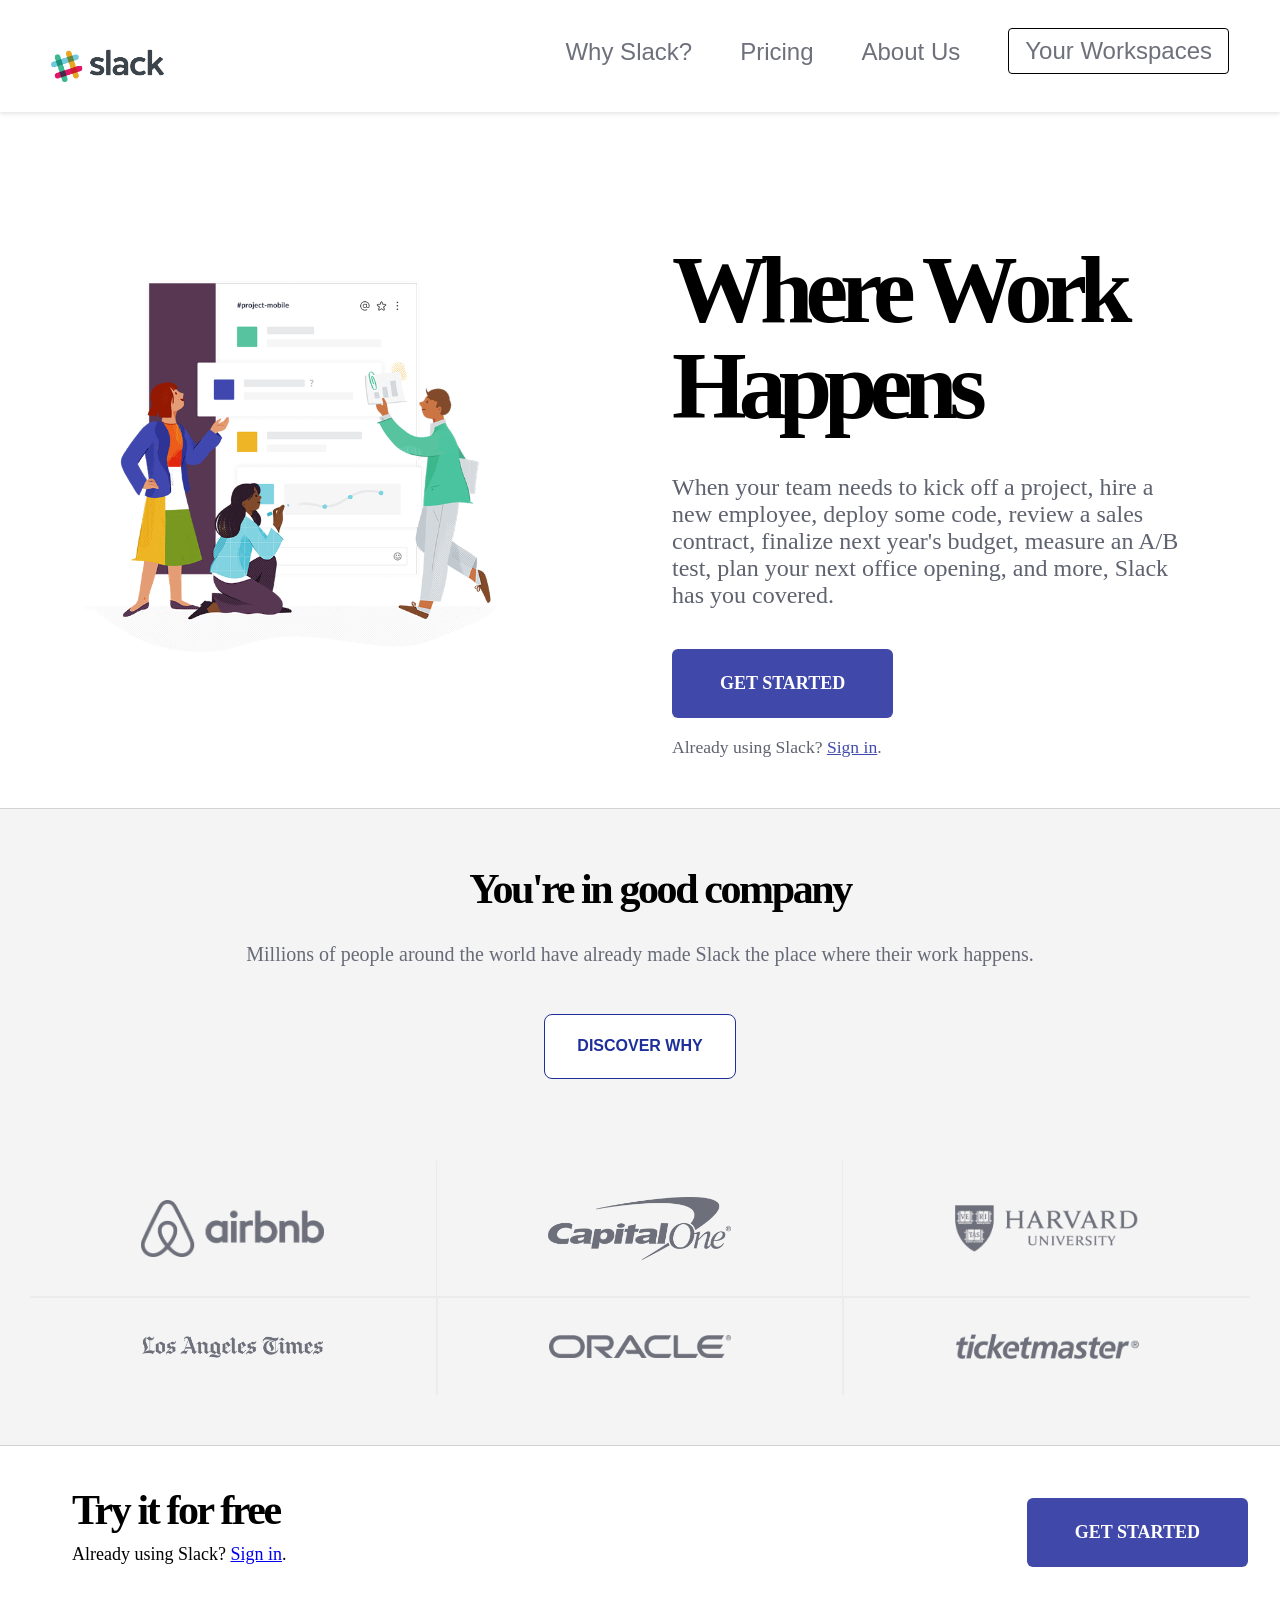
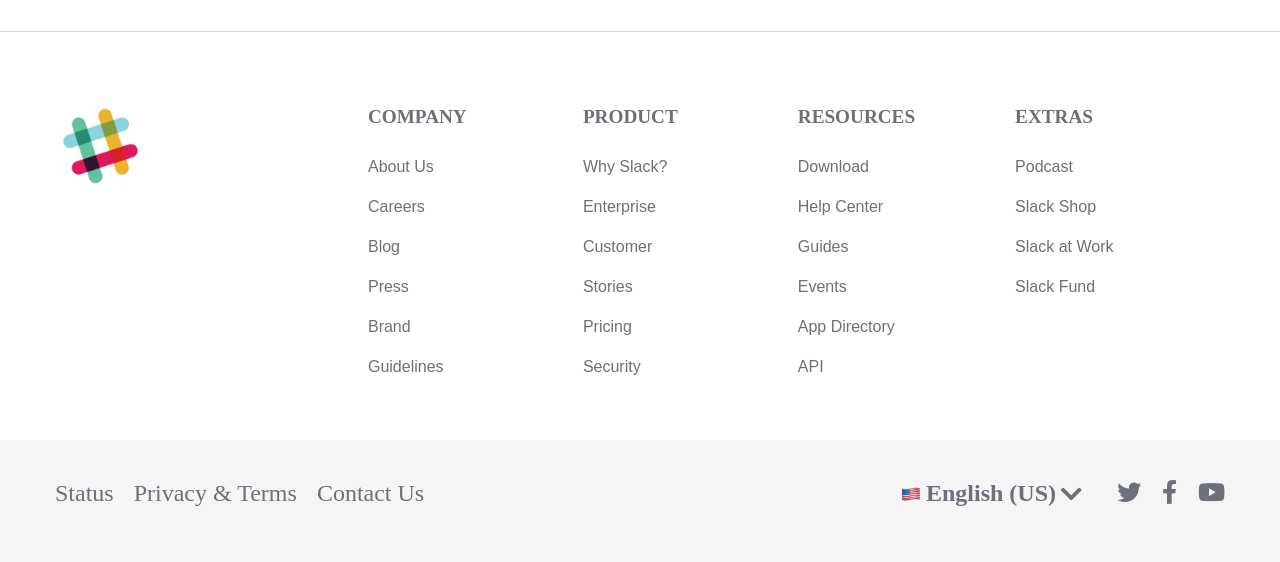
<file: index.html>
<!-- Slackbox Coded by Nathan Chan-->

<!DOCTYPE html>
<html lang="en">
  <head>
    <meta charset="UTF-8" />
    <meta name="viewport" content="width=device-width, initial-scale=1.0" />
    <meta http-equiv="X-UA-Compatible" content="ie=edge" />

    <!-- link the font awesome CDN -->
    <link
      href="https://use.fontawesome.com/releases/v5.0.1/css/all.css"
      rel="stylesheet"
    />
0
    <!-- link your styles -->
    <link rel="stylesheet" href="./stylesheets/style.css" />
    <title>Where work happens | Slack</title>

    <script>

document.addEventListener('DOMContentLoaded', function() {
  const hamburger = document.querySelector('.hamburger');
  const navItems = document.querySelector('.nav-items');
  const body = document.body;

  hamburger.addEventListener('click', function() {
    navItems.classList.toggle('show');
    body.classList.toggle('menu-open');
  });
});
    </script>
  </head>

  <body>
    <nav class="navbar">
      <img class="slack-logo" src="./images/slack-logo.png" alt="slack_logo" />
      <div class="hamburger">☰</div>
      <ul class="nav-items">
        <li>Why Slack?</li>
        <li>Pricing</li>
        <li>About Us</li>
        <li class="workspace-link">Your Workspaces</li>
      </ul>
    </nav>
    <header class="header-section">
      <div class="container-1">
      <img class="home-talking-full-width" src="./images/home_talking.png" alt="home_work_happening" />
    </div>
      <div class="container-2">
      <h1 class="where-work-happens-text">Where Work Happens</h1>
      <p class="slack-quote">
        When your team needs to kick off a project, hire a new employee, deploy
        some code, review a sales contract, finalize next year's budget, measure
        an A/B test, plan your next office opening, and more, Slack has you
        covered.
      </p>
      <div class="input-button-container">
        <input type="email" class="email-input" placeholder="Email address">
        <button class="button-class" type="button" name="button">GET STARTED</button>
      </div>
      <p class="already-using-slack">Already using Slack? <a href="#">Sign in</a>.</p>
      <img class="home-talking" src="./images/home_talking.png" alt="home_work_happening" />
    </div>
    </header>
    <main>
      <div class="grey-section">
        <h2 class="h2-quote">You're in good company</h2>
        <p class="good-company-description">
          Millions of people around the world have already made Slack the place
          where their work happens.
        </p>
        <button>DISCOVER WHY</button>
        <div class="logo-section">
        <div class="logo-container">
          <div class="logo-section-container">
          <img class="logo" src="./images/airbnb-logo.png" alt="AirBNB Logo" />
          </div>
          <div class="logo-section-container">
          <img class="logo" src="./images/capital-one-logo.png" alt="Capital One Logo" />
          </div>
          <div class="logo-section-container">
          <img class="logo" src="./images/harvard-logo.png" alt="Harvard Logo" />
          </div>
          <div class="logo-section-container">
          <img class="logo" src="./images/los-angeles-times-logo.png" alt="LA Times Logo" />
          </div>
          <div class="logo-section-container"><img class="logo" src="./images/oracle-logo.png" alt="Oracle Logo" />
          </div>
          <div class="logo-section-container">
          <img class="logo" src="./images/ticketmaster-logo.png" alt="Ticketmaster Logo" />
          </div>
        </div>
        </div>
       </div>
      </div>
      <div class="bottom-section">
        <div class="left-column">
          <h2 class="h2-quote">Try it for free</h2>
          <p class="already-using-slack-2">Already using Slack? <a class="sign-in" href="#">Sign in</a>.</p>
        </div>
        <div class="right-column">
          <input type="email" class="email-input" placeholder="Email address">
          <button type="button" class="button-class" name="button">GET STARTED</button>
        </div>
      </div>
    </main>
    <footer class="footer">
      <img class="iso-slack" src="./images/iso-slack.png" alt="Slack logo" />
      <div class="footer-grid">
        <div class="footer-column">
          <ul class="company-links">
            <li class="footer-heading">COMPANY</li>
            <li>About Us</li>
            <li>Careers</li>
            <li>Blog</li>
            <li>Press</li>
            <li>Brand Guidelines</li>
          </ul>
        </div>
        <div class="footer-column">
          <ul class="product-links">
            <li class="footer-heading">PRODUCT</li>
            <li>Why Slack?</li>
            <li>Enterprise</li>
            <li>Customer Stories</li>
            <li>Pricing</li>
            <li>Security</li>
          </ul>
        </div>
        <div class="footer-column">
          <ul class="resources-links">
            <li class="footer-heading">RESOURCES</li>
            <li>Download</li>
            <li>Help Center</li>
            <li>Guides</li>
            <li>Events</li>
            <li>App Directory</li>
            <li>API</li>
          </ul>
        </div>
        <div class="footer-column">
          <ul class="extras-links">
            <li class="footer-heading">EXTRAS</li>
            <li>Podcast</li>
            <li>Slack Shop</li>
            <li>Slack at Work</li>
            <li>Slack Fund</li>
          </ul>
        </div>
      </div>

    </footer>
    <div class="subfooter"> 
      <div class="subfooter-left">
        <ul>
          <li>Status</li>
          <li>Privacy & Terms</li>
          <li>Contact Us</li>
        </ul>
      </div>
      <div class="subfooter-right">
        <div class="language-selector">
          <img src="./images/us-flag.png" alt="US Flag" />
          <span>English (US)</span>
          <i class="fas fa-chevron-down"></i>
        </div>
        <div class="social-icons">
          <i class="fab fa-twitter"></i>
          <i class="fab fa-facebook-f"></i>
          <i class="fab fa-youtube"></i>
        </div>
      </div>
    </div>
     </div>
    </footer>
  </body>
</html>
</file>
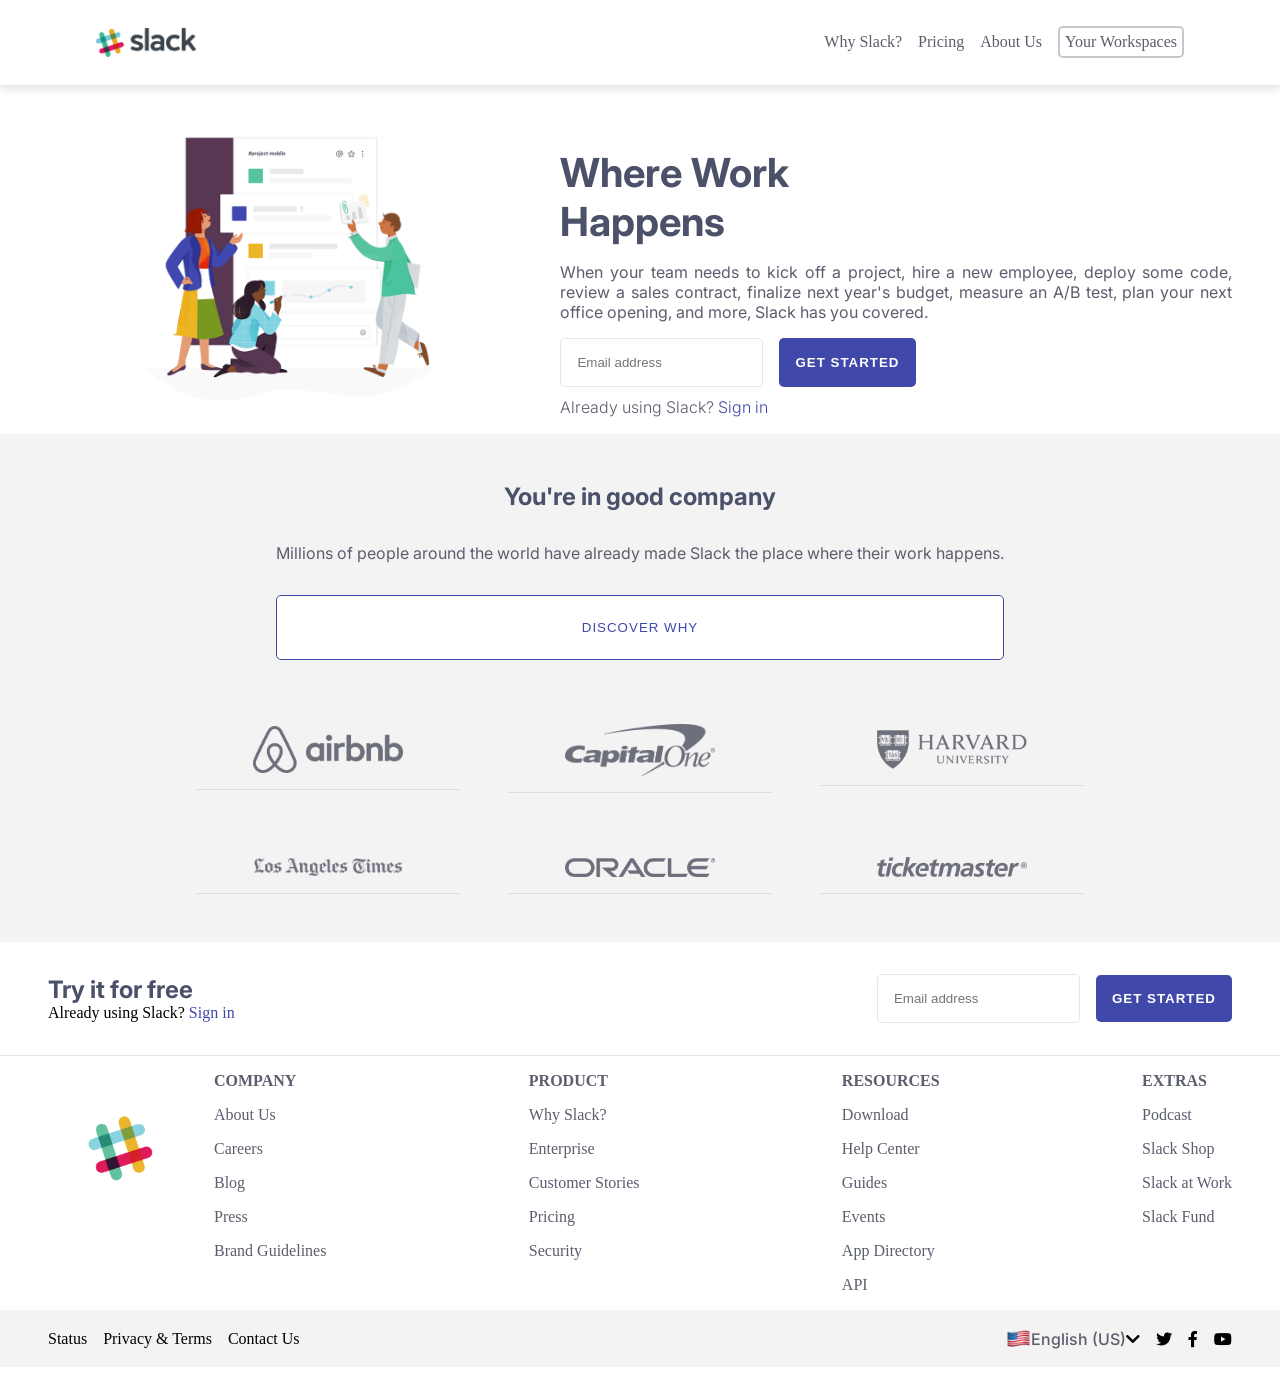
<file: starter_code/index.html>
<!DOCTYPE html>
<html lang="en">
  <head>
    <meta charset="UTF-8" />
    <meta name="viewport" content="width=device-width, initial-scale=1.0" />
    <meta http-equiv="X-UA-Compatible" content="ie=edge" />

    <!-- link the font awesome CDN -->
    <link
      href="https://use.fontawesome.com/releases/v5.0.1/css/all.css"
      rel="stylesheet"
    />
    <link rel="preconnect" href="https://fonts.googleapis.com" />
    <link rel="preconnect" href="https://fonts.gstatic.com" crossorigin />
    <link
      href="https://fonts.googleapis.com/css2?family=Inter:ital,opsz,wght@0,14..32,100..900;1,14..32,100..900&display=swap"
      rel="stylesheet"
    />

    <!-- link your styles -->
    <link rel="stylesheet" href="./stylesheets/style.css" />

    <title>Where work happens | Slack</title>
  </head>

  <body>
    <nav class="nav">
      <div class="inner_nav">
        <img src="./images/slack-logo.png" alt="slack_logo" class="nav-logo" />
        <ul class="nav-links">
          <a href="#">
            <li>Why Slack?</li>
          </a>
          <a href="#">
            <li>Pricing</li>
          </a>
          <a href="#">
            <li>About Us</li>
          </a>
          <a href="#">
            <li>Your Workspaces</li>
          </a>
        </ul>
        <img src="./images/menu.png" alt="search" class="nav-menu" />
      </div>
    </nav>
    <div class="content-area">
      <header class="max_container">
        <div class="header_content">
          <h1 class="header_title">
            Where Work <br />
            Happens
          </h1>
          <p>
            When your team needs to kick off a project, hire a new employee,
            deploy some code, review a sales contract, finalize next year's
            budget, measure an A/B test, plan your next office opening, and
            more, Slack has you covered.
          </p>
          <div class="header_actions">
            <input
              type="email"
              name="email"
              placeholder="Email address"
              class="email-input"
              autocomplete="on"
            />
            <button type="button" name="button" class="primary-btn">
              GET STARTED
            </button>
            <p class="signin">Already using Slack? <a href="#">Sign in</a></p>
          </div>
        </div>
        <div class="mainsection_container">
          <img
            src="./images/home_talking.png"
            alt="home_work_happening"
            class="home-image"
          />
        </div>
      </header>
      <main class="main">
        <div class="mainsection_content">
          <div class="main_max_container">
            <h2 class="mainsection_title">You're in good company</h2>
            <p>
              Millions of people around the world have already made Slack the
              place where their work happens.
            </p>
            <button class="secondary-btn">DISCOVER WHY</button>
          </div>
          <div class="partners max_container">
            <div>
              <img class="partner-img" src="./images/airbnb-logo.png" alt="" />
            </div>
            <div>
              <img
                class="partner-img"
                src="./images/capital-one-logo.png"
                alt=""
              />
            </div>
            <div>
              <img class="partner-img" src="./images/harvard-logo.png" alt="" />
            </div>
            <div>
              <img
                class="partner-img"
                src="./images/los-angeles-times-logo.png"
                alt=""
              />
            </div>
            <div>
              <img class="partner-img" src="./images/oracle-logo.png" alt="" />
            </div>
            <div>
              <img
                class="partner-img"
                src="./images/ticketmaster-logo.png"
                alt=""
              />
            </div>
          </div>
        </div>
        <div class="optin_container">
          <div class="optin_content max_container">
            <div class="optin_text">
              <h2>Try it for free</h2>
              <h>Already using Slack? <a href="">Sign in</a></h>
            </div>
            <div class="optin_form">
              <input
                type="email"
                name="email"
                placeholder="Email address"
                class="email-input"
                autocomplete="on"
              />
              <button type="button" name="button" class="primary-btn">
                GET STARTED
              </button>
            </div>
          </div>
        </div>
      </main>
    </div>
    <footer>
      <div class="footer_container max_container">
        <div class="footer_logo_container">
          <img src="./images/iso-slack.png" alt="" class="footer_logo" />
        </div>
        <div class="footer_links">
          <ul class="footer_ul">
            <li class="footer_li">
              <span style="font-weight: 700">COMPANY</span>
            </li>
            <li class="footer_li">About Us</li>
            <li class="footer_li">Careers</li>
            <li class="footer_li">Blog</li>
            <li class="footer_li">Press</li>
            <li class="footer_li">Brand Guidelines</li>
          </ul>
          <ul class="footer_ul">
            <li class="footer_li">
              <span style="font-weight: 700">PRODUCT</span>
            </li>
            <li class="footer_li">Why Slack?</li>
            <li class="footer_li">Enterprise</li>
            <li class="footer_li">Customer Stories</li>
            <li class="footer_li">Pricing</li>
            <li class="footer_li">Security</li>
          </ul>
          <ul class="footer_ul">
            <li class="footer_li">
              <span style="font-weight: 700">RESOURCES</span>
            </li>
            <li class="footer_li">Download</li>
            <li class="footer_li">Help Center</li>
            <li class="footer_li">Guides</li>
            <li class="footer_li">Events</li>
            <li class="footer_li">App Directory</li>
            <li class="footer_li">API</li>
          </ul>
          <ul class="footer_ul">
            <li class="footer_li">
              <span style="font-weight: 700">EXTRAS</span>
            </li>
            <li class="footer_li">Podcast</li>
            <li class="footer_li">Slack Shop</li>
            <li class="footer_li">Slack at Work</li>
            <li class="footer_li">Slack Fund</li>
          </ul>
        </div>
      </div>
      <div class="footer_info_container  ">
        <div class="footer_info_content max_container">
          <ul class="footer_info_ul">
            <a href="#">
              <li class="footer_info_li">Status</li>
            </a>
            <a href="#">
              <li class="footer_info_li">Privacy & Terms</li>
            </a>
            <a href="#">
              <li class="footer_info_li">Contact Us</li>
            </a>
          </ul>
          <div class="footer_social_container">
            <div class="footer_nation">
              <img src="./images/us-flag.png" alt="" class="footer_flag" />
              <p>English (US)</p>
              <i class="fas fa-chevron-down"></i>
            </div>
            <div class="footer_social">
              <i class="fab fa-twitter"></i>
              <i class="fab fa-facebook-f"></i>
              <i class="fab fa-youtube"></i>
            </div>
        </dv>
        </div>
      </div>
    </footer>
  </body>
</html>
</file>
<file: stylesheets/style.css>
/* CSS Clockwork by Nathan Chan for Slack Clone */ 

/* Global CSS Scopes */

.footer {
  padding: 2rem 1rem;
}

.footer-grid {
  display: flex;
  flex-wrap: wrap;
  justify-content: space-between;
}

.footer-column {
  width: 45%; /* Adjust as needed, leaving some space between columns */
  margin-bottom: 1rem;
}

.footer ul {
  list-style-type: none;
  padding: 5px 20px;
  line-height: 40px;
  margin: 0;
}

.footer-heading {
  font-weight: bold;
  font-size: x-large;
  margin-bottom: -1rem;  
  font-family: 'Calibri', Arial;
}

.iso-slack {
  max-width: 100px;
  margin-top: 2rem;
}

@media screen and (max-width: 768px) { /* For Android and iPhones -- Extra Small Screen */

/* General styles */
  body {
    padding-top: 60px; /* Adjust this value based on your navbar height */
    font-family: Arial, sans-serif;
    margin: 0;
    padding: 0;
    box-sizing: border-box;
  }

  body.menu-open {
    overflow: hidden;
  }

  /* Navbar styles */
  .navbar {
    position: fixed;
    top: 0;
    left: 0;
    right: 0;
    z-index: 1000;
    background-color: #fff;
    padding: 1rem;
    box-shadow: 0 2px 4px rgba(0,0,0,0.1);
    display: flex;
    justify-content: space-between;
    align-items: center;
  }
  
  .slack-logo {
    margin-left: 35px;
    height: 60px;
  }
  
  .nav-items {
    position: fixed;
    top: 90px;
    right:  -10%; /* Start off-screen to the right */
    bottom: 0;
    width: 100%;
    height: calc(100% - 90px);
    background-color: #fff;
    box-shadow: 0 2px 5px rgba(0, 0, 0, 0.1);
    padding-top: 50px;
    padding-left: 300px;
    list-style-type: none;
    margin: 0;
    overflow-y: hidden;
    transition: transform 0.3s ease-in-out; /* Use transform for better performance */
    transform: translateX(110%); /* Move it off-screen */
    display: flex;
    flex-direction: column;
    justify-content: flex-start;
    align-items: flex-start;
  }
  
  .nav-items.show {
    transform: translateX(0); /* Bring it into view */
  }
 .nav-items li {
      margin-bottom: 2vh; /* Use viewport height units for responsive spacing */
      cursor: pointer;
      font-weight: bold;
      font-size: 2vh; /* Adjust this value as needed */
      line-height: 1.2; /* Adjust line height for better spacing */
    }
   
  /* Hamburger icon */
  .hamburger {
    font-size: 2.5rem;
    cursor: pointer;
    padding: 5px;
    color: #4a154b; /* Change the color to match your design */
    background-color: transparent;
    border: none;
  }
  
  /* Header styles */
  header {
    display: flex;
    flex-direction: column;
    padding-top: 8rem;
    padding-right: 50px;
    padding-left: 50px;
  }
  
  .home-talking {
    max-width: 100%;
    height: auto;
    margin-bottom: 1rem;
  }

  .home-talking-full-width {
    display: none;
  }

  h1 {
    font-size: 2rem;
    margin-bottom: 1rem;
  }

  h1.where-work-happens-text {
    font-family: 'Times New Roman', Times, serif;
    line-height: 1;
    font-size: 45px;    
  }
  
  p {
    margin-bottom: 1rem;
  }

  p.slack-quote {
    font-family: 'Calibri';
    font-size: 22px;
    padding-top: 5px;
    padding-bottom: 35px;
    color: #5f626f;
  }
  
  /* Header Section */

  .button-class {
    background-color: #4049aa;
    color: white;
    border: none;
    padding: 1.2rem 1.2rem;
    font-size: 1rem;
    cursor: pointer;
    margin-bottom: 0.25rem;
    border-radius: 6px;
    font-family: "Calibri";
    font-weight: bold;
    width: 104%;
  }

  .email-input {
    width: 92.5%;
    max-width: 100%;
    padding: 20px;
    font-size: 16px;
    color: #5f626f;
    font-family: "Calibri";
    font-size: 18px;
    border: 1px solid #ccc;
    border-radius: 4px;
    margin-bottom: 1.7rem;
  }
  
  .email-input::placeholder {
    color: #5f626f;
    font-family: "Calibri";
    font-size: 18px;
  }

  .sign-in {
    color: #424aab;
  }
  
  .already-using-slack {
    font-family: "Calibri";
    text-align: center;
    font-size: large;
    color: #5e616f;
  }

  .already-using-slack a {
    color: #424bab;
  }

  /* Main content styles */
  .grey-section {
  display: flex;
  flex-direction: column;
  align-items: center;
  text-align: center;
  padding-top: 2rem;
  padding-right: 1em;
  background-color: #f4f4f4;
  border-bottom: 0.5px solid lightgrey;
  border-top: 0.5px solid lightgrey;
  width: 100%;
}
  
 .h2-quote {
    font-size: 1.5rem;
    font-family: 'Times New Roman', Times, serif;
  }
  
  .good-company-description {
    font-family: "Calibri";
    font-size: 20px;
    margin-top: -1rem;
    margin-bottom: 1rem;
    color: #676a77;
    padding-right: 40px;
    padding-left: 40px;
  }

  .grey-section button {
    background-color: white;
    color: #1e2f9a;
    border: 1.5px solid #1e2f9a;
    padding: 1rem 1rem;
    margin-top: 2rem;
    font-size: 1rem;
    cursor: pointer;
    margin-bottom: 2rem;
    font-weight: bolder;
    max-width: 85%;
    border-radius: 5px;
  }
  
  .grey-section img {
    width: 80%;
  }

  .good-company-quote,
  .good-company-description,
  .grey-section button {
    width: 100%;
  }

  .logo-section {
    margin-top: -1rem;
  }

  .logo-container {
    display: flex;
    flex-wrap: wrap;
    justify-content: space-between;
    flex-direction: column;
    align-items: center;
    padding-top: 50px;
    margin-bottom: -30px;
  }

  .logo-section-container {
    width: 90%;
    border-bottom: 1px solid lightgrey;
  }

  .logo-section-container:last-child {
    border-bottom: none;
    padding-bottom: 100px;
    margin-bottom: 0;
  }

  img.logo {
    width: 50%;
    margin-top: 50px;
    margin-bottom: 50px;
  }
  
  .try-it-for-free-section {
    padding: 2rem 1rem;
    text-align: center;
  }
  
  /* Bottom Section */ 

 .bottom-section {
    display: flex;
    flex-direction: column;
    align-items: center;
    text-align: center;
    padding-top: 3rem;
    padding-right: 50px;
    padding-left: 50px;
    padding-bottom: 80px;
    border-bottom: 1px solid lightgrey;
  }

  .already-using-slack-2 {
    margin-top: -15px;
    color: black;
    font-family: "Calibri";
    font-size: large;
  }

  .try-it-for-free-section-2 {
    text-align: center;
  }

  /* Footer styles */
  .footer {
    padding: 2rem 1rem;
  }

  .footer-column {
    width: 50%; /* Adjust for 4 columns on larger screens */
  }

  li.footer-heading {
    font-weight: bold;
    padding-bottom: 1rem;  
  }

  footer ul {
    font-family: 'Calibri';
    font-size: 20px;
    color: #6d6f7a;
  }

  .iso-slack {
    max-width: 130px;
    margin-bottom: 1rem;
  }
  
  .company-links,
  .product-links,
  .resources-links,
  .extras-links {
    list-style-type: none;
    padding: 0;
    margin-bottom: 1rem;
  }
  
  .company-links li:first-child,
  .product-links li:first-child,
  .resources-links li:first-child,
  .extras-links li:first-child {
    font-weight: bold;
    margin-bottom: -1.5rem;
  }

  .subfooter {
    display: flex;
    flex-direction: column;
    align-items: center;
    padding: 0.5rem 0;
    background-color: #f5f5f5;
    padding-top: 5px;
    line-height: 40px;
  }
  
  .subfooter-left ul {
    list-style-type: none;
    padding: 0;
    display: flex;
    justify-content: center;
    margin-bottom: 1.5rem;
  }
  
  .subfooter-left ul li {
    margin: 0 0.5rem;
    color: #6d6f7a;
    font-size: large;
    font-weight: bold;
  }
  
  .subfooter-right {
    display: flex;
    flex-direction: column;
    align-items: center;
    line-height: 60px;
  }
  
  .language-selector {
    display: flex;
    align-items: center;
    margin-bottom: 1.5rem;
    margin-top: -1rem;
    font-size: large;
    color: #6d6f7a;
    font-weight: bolder;
  }
  
  .language-selector img {
    height: 20px;
    margin-right: 0.5rem;
  }
  
  .language-selector span {
    margin-right: 0.5rem;
  }
  
  .social-icons {
    display: flex;
    justify-content: center;
  }
  
  .social-icons i {
    font-size: 20px;
    margin: 0 10px;
    color: #6d6f7a;
    transition: color 0.3s ease;
    margin-bottom: 5px;
  }
  
  .social-icons i:hover {
    color: #1264a3;
  }
  
  /* Individual colors for each icon */
  .social-icons .fa-twitter:hover {
    color: #1da1f2;
  }
  
  .social-icons .fa-facebook-f:hover {
    color: #4267B2;
  }
  
  .social-icons .fa-youtube:hover {
    color: #FF0000;
  }
  
}

@media screen and (min-width: 768px) and (max-width: 960px) {   /* Small Screen */
  
/* General styles */
  body {
  font-family: Arial, sans-serif;
  margin: 0;
  padding: 0;
  box-sizing: border-box;
}

  .slack-logo {
    margin-top: 20px;
    margin-left: 45px;
    height: 80px;
  }
 
  .navbar {
    position: fixed;
    top: 0;
    left: 0;
    right: 0;
    z-index: 1000;
    background-color: #fff;
    padding: 1rem;
    box-shadow: 0 2px 4px rgba(0,0,0,0.1);
    display: flex;
    justify-content: space-between;
    align-items: center;
  }
  
  .slack-logo {
    margin-left: 35px;
    height: 60px;
  }
  
  .nav-items {
    position: fixed;
    top: 90px;
    right:  -10%; /* Start off-screen to the right */
    bottom: 0;
    width: 100%;
    height: calc(100% - 90px);
    background-color: #fff;
    box-shadow: 0 2px 5px rgba(0, 0, 0, 0.1);
    padding-top: 50px;
    padding-left: 300px;
    list-style-type: none;
    margin: 0;
    overflow-y: hidden;
    transition: transform 0.3s ease-in-out; /* Use transform for better performance */
    transform: translateX(110%); /* Move it off-screen */
    display: flex;
    flex-direction: column;
    justify-content: flex-start;
    align-items: flex-start;
  }

  
  .nav-items.show {
    transform: translateX(0); /* Bring it into view */
  }
 .nav-items li {
      margin-bottom: 2vh; /* Use viewport height units for responsive spacing */
      cursor: pointer;
      font-weight: bold;
      font-size: 2vh; /* Adjust this value as needed */
      line-height: 1.2; /* Adjust line height for better spacing */
    }
   
  /* Hamburger icon */
  .hamburger {
    font-size: 2.5rem;
    cursor: pointer;
    padding: 5px;
    color: #4a154b; /* Change the color to match your design */
    background-color: transparent;
    border: none;
  }
  
  /* Header styles */
  header {
    display: flex;
    flex-direction: column;
    padding-top: 8rem;
    padding-right: 50px;
    padding-left: 50px;
  }
  
  .home-talking {
    max-width: 100%;
    width: 70%;
    text-align: center;
    margin-bottom: 1rem;
    align-self: center; /* Aligns the element to the right */
  }

  .home-talking-full-width {
    display: none;
  }

  
  h1 {
    font-size: 2rem;
    margin-bottom: 1rem;
  }

  h1.where-work-happens-text {
    font-family: 'Times New Roman', Times, serif;
    line-height: 1.5;
    font-size: 73px;    
    letter-spacing: -0.2rem;
  }
  
  p {
    margin-bottom: 1rem;
  }

  p.slack-quote {
    font-family: 'Calibri';
    font-size: 20px;
    padding-top: 5px;
    padding-bottom: 35px;
    color: #5f626f;
  }

  .sign-in {
    color: #424aab;
  }
  
  /* Header Section */

  .input-button-container {
    display: flex;
    width: 100%;
    height: 15px;
    margin-bottom: 1.7rem;
    }

  .right-column .button-class {
    background-color: #4049aa;
    color: white;
    border: none;
    padding: 14px;
    font-size: 1rem;
    cursor: pointer;
    margin-bottom: 0.25rem;
    margin-left: 10px;
    border-radius: 6px;
    font-family: "Calibri";
    font-weight: bold;
    /* Add these properties to center the text */
    display: flex;
    justify-content: center;
    align-items: center;
    text-align: center;
    width: 40%;
   }

  .email-input {
    width: 40%;
    max-width: 40%;
    padding-top: 1.8rem;
    padding-bottom: 1.8rem;
    padding-left: 20px;
    font-size: 20px;
    color: #5f626f;
    font-family: "Calibri";
    border: 1px solid #ccc;
    border-radius:6px;
   }
  
  .email-input::placeholder {
    color: #5f626f;
    font-family: "Calibri";
    font-size: 20px;    
  }

  .already-using-slack {
    font-family: "Calibri";
    text-align: left;
    font-size: large;
    color: #5e616f;
    margin-top: 60px;
  }

  .already-using-slack a {
    color: #424bab;
  }

  /* Main content styles */
  .grey-section {
  display: flex;
  flex-direction: column;
  align-items: center;
  text-align: center;
  padding-right: 1rem;
  padding-top: 2rem;
  background-color: #f4f4f4;
  border-bottom: 0.5px solid lightgrey;
  border-top: 0.5px solid lightgrey;
  width: 100%;
}
  
  .h2-quote {
    font-size: 32px;
    font-family: 'Times New Roman', Times, serif;
    margin-top: 40px;
    margin-left: 40px;
    margin-bottom: 7px;
    letter-spacing: -2px;
  }
  
  .good-company-description {
    font-family: "Calibri";
    font-size: 18px;
    margin-bottom: 1rem;
    color: #676a77;
  }

  .grey-section button {
    background-color: white;
    color: #1e2f9a;
    border: 1.5px solid #1e2f9a;
    padding: 2rem 1.5rem;
    margin-top: 2rem;
    font-size: 1.5rem;
    cursor: pointer;
    margin-bottom: 2rem;
    font-weight: bolder;
    width: 35%;
    max-width:35%;
    border-radius: 8px;
  }
  
  .grey-section img {
    margin: 1rem 0;
  }

  .good-company-quote,
  .good-company-description,
  .grey-section button {
    width: 100%;
  }

  .logo-container {
    display: grid;
    grid-template-columns: 1fr 1fr; /* Creates two equal-width columns */
    gap: 0px; /* Adds space between grid items */
    padding: 50px 0;
    }
  
  .logo-section-container {
    display: flex;
    justify-content: center;
    align-items: center;
    border-bottom: 1px solid  #ebebeb;
    padding-bottom: 20px;
  }
  
  /* Add right border only to odd-numbered (left column) items */
  .logo-section-container:nth-child(odd) {
    border-right: 1px solid #ebebeb;
  }
  
  /* Remove bottom border from last two items */
  .logo-section-container:nth-last-child(-n+2) {
    border-bottom: none;
  }
  
  .logo {
    max-width: 70%;
    height: auto;
    object-fit: contain;
  }

  .already-using-slack-2 {
    margin-top: -30px;
    margin-left: 40px;
    color: black;
    font-family: "Calibri";
    font-size: medium;
    margin-top: 0;
    }

  .bottom-section {
    display: grid;
    grid-template-columns: 1fr 1fr;
    gap: 0px;
    padding-right: 2rem;
    padding-left: 2rem;
    padding-bottom: 3rem;
    align-items: center;
    border-bottom: 0.5px solid lightgrey;    
  }
  
  .left-column {
    display: flex;
    flex-direction: column;
  }

  .right-column {
    display: flex;
    flex-direction: row;
    flex-wrap: wrap;
    align-items: center;
    margin-top: 30px;
   }
  
  .h2-quote {
    margin-bottom: 10px;
  }
   
  .right-column .email-input {
    flex: 1;
    min-width: 80px; /* Adjust this value as needed */
    padding: 12px;
  }

  /* Footer */
  
  .footer {
    display: flex;
    flex-wrap: wrap;
    padding: 40px 20px;
  }
  
  .footer-content {
    display: flex;
    align-items: flex-start;   
    max-width: 1200px;
    margin: 0 auto;
  }
  
  .logo-column {
    flex: 0 0 auto; /* Allow logo to take its natural width */
    margin-right: 40px; /* Space between logo and first column */
  }
  
  .footer-column {
    flex: 1; /* Each column takes equal width of remaining space */
    padding: 0 10px; /* Horizontal padding between columns */
  }
  
  .iso-slack {
    max-width: 100%;
    height: auto;
    display: block;
    object-fit: contain; /* This ensures the image keeps its aspect ratio */
    object-position: left top; /* This aligns the image to the top-left of its container */
    margin-top: -35px;
  }
  
  ul {
    list-style-type: none;
    padding: 0;
    margin: 0;
    font-size: medium;
    color: black;
  }

  .footer ul {
    color: #6d6f7a;
  }
  
  .footer-heading {
    font-weight: bold;
    margin-bottom: 10px;
    font-family: 'Calibri';
  }

  .subfooter {
    display: flex;
    justify-content: space-between;
    align-items: center;
    padding: 20px;
    background-color: #f5f5f5;
    padding-left: 55px;
    padding-right: 55px;
    padding-top: 40px;
    padding-bottom: 55px;
    font-family: 'Calibri';
    font-weight: bolder;
    font-size: x-large;
    color: #6d6f7a;
  }

  .subfooter li {
    color: #6d6f7a;
    font-size: x-large;
  }
  
  .subfooter-left ul {
    display: flex;
    list-style-type: none;
    padding: 0;
    margin: 0;
  }
  
  .subfooter-left li {
    margin-right: 20px; /* Space between list items */
  }
  
  .subfooter-right {
    display: flex;
    align-items: center;
  }
  
  .language-selector {
    display: flex;
    align-items: center;
    margin-right: 20px; /* Space between language selector and social icons */
  }
  
  .language-selector img {
    width: 20px; /* Adjust as needed */
    margin-right: 5px;
  }
  
  .language-selector i {
    margin-left: 5px;
  }
  
  .social-icons i {
    margin-left: 15px; /* Space between social icons */
  }

  .subfooter i:hover {
    color: #1264a3; /* Color when hovered */
  }
  
  /* Individual colors for each icon, if desired */
  .subfooter .fa-twitter:hover {
    color: #1da1f2; /* Twitter blue */
  }
  
  .subfooter .fa-facebook-f:hover {
    color: #4267B2; /* Facebook blue */
  }
  
  .subfooter .fa-youtube:hover {
    color: #FF0000; /* YouTube red */
  }  
}

@media screen and (min-width: 960px) and (max-width: 1024px) {   /* Medium Screen */

  /* General styles */
  body {
    font-family: Arial, sans-serif;
    margin: 0;
    padding: 0;
    box-sizing: border-box;
  }
  
    .slack-logo {
      margin-top: 20px;
      margin-left: 45px;
      height: 80px;
    }
   
    .navbar {
      position: fixed;
      top: 0;
      left: 0;
      right: 0;
      z-index: 1000;
      background-color: #fff;
      padding: 1rem;
      box-shadow: 0 2px 4px rgba(0,0,0,0.1);
      display: flex;
      justify-content: space-between;
      align-items: center;
    }
    
    .slack-logo {
      margin-left: 35px;
      height: 60px;
    }
    
    .nav-items {
      position: fixed;
      top: 90px;
      right:  -10%; /* Start off-screen to the right */
      bottom: 0;
      width: 100%;
      height: calc(100% - 90px);
      background-color: #fff;
      box-shadow: 0 2px 5px rgba(0, 0, 0, 0.1);
      padding-top: 50px;
      padding-left: 300px;
      list-style-type: none;
      margin: 0;
      overflow-y: hidden;
      transition: transform 0.3s ease-in-out; /* Use transform for better performance */
      transform: translateX(110%); /* Move it off-screen */
      display: flex;
      flex-direction: column;
      justify-content: flex-start;
      align-items: flex-start;
    }
  
    
    .nav-items.show {
      transform: translateX(0); /* Bring it into view */
    }
   .nav-items li {
        margin-bottom: 2vh; /* Use viewport height units for responsive spacing */
        cursor: pointer;
        font-weight: bold;
        font-size: 2vh; /* Adjust this value as needed */
        line-height: 1.2; /* Adjust line height for better spacing */
      }
     
    /* Hamburger icon */
    .hamburger {
      font-size: 2.5rem;
      cursor: pointer;
      padding: 5px;
      color: #4a154b; /* Change the color to match your design */
      background-color: transparent;
      border: none;
    }
    
    /* Header styles */
    header {
      display: flex;
      flex-direction: column;
      padding-top: 8rem;
      padding-right: 50px;
      padding-left: 50px;
    }
    
    .home-talking {
      max-width: 100%;
      width: 70%;
      text-align: center;
      margin-bottom: 1rem;
      align-self: center; /* Aligns the element to the right */
    }

    .home-talking-full-width {
      display: none;
    }  
    
    h1 {
      font-size: 2rem;
      margin-bottom: 1rem;
    }
  
    h1.where-work-happens-text {
      font-family: 'Times New Roman', Times, serif;
      line-height: 1.5;
      font-size: 73px;    
    }
    
    p {
      margin-bottom: 1rem;
    }
  
    p.slack-quote {
      font-family: 'Calibri';
      font-size: 30px;
      padding-top: 5px;
      padding-bottom: 35px;
      color: #5f626f;
    }
  
    .sign-in {
      color: #424aab;
    }
    
    /* Header Section */
  
    .input-button-container {
      display: flex;
      width: 100%;
      margin-bottom: 1.7rem;
      }
  
    .button-class {
      background-color: #4049aa;
      color: white;
      border: none;
      padding: 1.8rem 1.8rem;
      font-size: 1.5rem;
      cursor: pointer;
      margin-bottom: 0.25rem;
      margin-left: 20px;
      border-radius: 6px;
      font-family: "Calibri";
      font-weight: bold;
     }
  
    .email-input {
      width: 47%;
      max-width: 47%;
      padding-top: 20px;
      padding-bottom: 20px;
      padding-left: 20px;
      font-size: 24px;
      color: #5f626f;
      font-family: "Calibri";
      border: 1px solid #ccc;
      border-radius: 4px;
    }
    
    .email-input::placeholder {
      color: #5f626f;
      font-family: "Calibri";
      font-size: 24px;
    }
  
    .already-using-slack {
      font-family: "Calibri";
      text-align: left;
      font-size: x-large;
      color: #5e616f;
      margin-top: -5px;
    }
  
    .already-using-slack a {
      color: #424bab;
    }
  
    /* Main content styles */
    .grey-section {
    display: flex;
    flex-direction: column;
    align-items: center;
    text-align: center;
    padding-right: 1rem;
    padding-top: 2rem;
    background-color: #f4f4f4;
    border-bottom: 0.5px solid lightgrey;
    border-top: 0.5px solid lightgrey;
    width: 100%;
  }
    
    .h2-quote {
      font-size: 42px;
      font-family: 'Times New Roman', Times, serif;
      margin-top: 40px;
      margin-left: 40px;
      margin-bottom: 7px;
    }
    
    .good-company-description {
      font-family: "Calibri";
      font-size: 26px;
      margin-bottom: 1rem;
      color: #676a77;
    }
  
    .grey-section button {
      background-color: white;
      color: #1e2f9a;
      border: 1.5px solid #1e2f9a;
      padding: 2rem 1.5rem;
      margin-top: 2rem;
      font-size: 1.5rem;
      cursor: pointer;
      margin-bottom: 2rem;
      font-weight: bolder;
      width: 35%;
      max-width:35%;
      border-radius: 8px;
    }
    
    .grey-section img {
      margin: 1rem 0;
    }
  
    .good-company-quote,
    .good-company-description,
    .grey-section button {
      width: 100%;
    }
  
    .logo-container {
      display: grid;
      grid-template-columns: repeat(3, 1fr); /* Creates three equal-width columns */
      padding: 50px 30px;
    }

    /* Remove top border for the first row */
   .logo-section-container:nth-child(-n+3) {
      border-top: none;
      border-right: none;
      border-left: none;
    }
      
    /* Add right border only to odd-numbered (left column) items */
    .logo-section-container:nth-child(3n+1),
    .logo-section-container:nth-child(3n+2) {
      border-right: 1px solid #ebebeb;
     }
  
    /* Remove bottom border from last two items */
    .logo-section-container:nth-last-child(-n+3) {
      border-bottom: none;      
    }

  /* Remove left border from the first item in the last row */
    .logo-section-container:nth-last-child(3) {
      border-left: none;
   }

/* Remove right border from the last item in the last row */
   .logo-section-container:last-child {
     border-right: none;
   }
      
  .logo-section-container {
      display: flex;
      justify-content: center;
      align-items: center;
      padding: 20px;
      border: 1px solid #ebebeb;
    }   

  .logo {
      max-width: 70%;
      height: auto;
      object-fit: contain;
    }

    .already-using-slack-2 {
      margin-top: -30px;
      margin-left: 40px;
      color: black;
      font-family: "Calibri";
      font-size: x-large;
      margin-top: 0;
      }
  
    .bottom-section {
      display: grid;
      grid-template-columns: 1fr 1fr;
      gap: 0px;
      padding-right: 2rem;
      padding-left: 2rem;
      padding-bottom: 3rem;
      align-items: center;
      border-bottom: 0.5px solid lightgrey;    
    }
    
    .left-column {
      display: flex;
      flex-direction: column;
    }
  
    .right-column {
      display: flex;
      flex-direction: row;
      flex-wrap: wrap;
      align-items: center;
      margin-top: 30px;
     }
    
    .h2-quote {
      margin-bottom: 10px;
    }
     
    .email-input {
      flex: 1;
      min-width: 80px; /* Adjust this value as needed */
      padding: 30px;
    }
  
    /* Footer */
    
    .footer {
      display: flex;
      flex-wrap: wrap;
      padding: 40px 20px;
    }
    
    .footer-content {
      display: flex;
      align-items: flex-start;   
      max-width: 1200px;
      margin: 0 auto;
    }
    
    .logo-column {
      flex: 0 0 auto; /* Allow logo to take its natural width */
      margin-right: 40px; /* Space between logo and first column */
    }
    
    .footer-column {
      flex: 1; /* Each column takes equal width of remaining space */
      padding: 0 10px; /* Horizontal padding between columns */
    }
    
    .iso-slack {
      max-width: 100%;
      height: auto;
      display: block;
      object-fit: contain; /* This ensures the image keeps its aspect ratio */
      object-position: left top; /* This aligns the image to the top-left of its container */
      margin-top: -35px;
    }
    
    ul {
      list-style-type: none;
      padding: 0;
      margin: 0;
      font-size: medium;
      color: black;
    }
  
    .footer ul {
      color: #6d6f7a;
    }
    
    .footer-heading {
      font-weight: bold;
      margin-bottom: 10px;
      font-family: 'Calibri';
    }
  
    .subfooter {
      display: flex;
      justify-content: space-between;
      align-items: center;
      padding: 20px;
      background-color: #f5f5f5;
      padding-left: 55px;
      padding-right: 55px;
      padding-top: 40px;
      padding-bottom: 55px;
      font-family: 'Calibri';
      font-weight: bolder;
      font-size: x-large;
      color: #6d6f7a;
    }
  
    .subfooter li {
      color: #6d6f7a;
      font-size: x-large;
    }
    
    .subfooter-left ul {
      display: flex;
      list-style-type: none;
      padding: 0;
      margin: 0;
    }
    
    .subfooter-left li {
      margin-right: 20px; /* Space between list items */
    }
    
    .subfooter-right {
      display: flex;
      align-items: center;
    }
    
    .language-selector {
      display: flex;
      align-items: center;
      margin-right: 20px; /* Space between language selector and social icons */
    }
    
    .language-selector img {
      width: 20px; /* Adjust as needed */
      margin-right: 5px;
    }
    
    .language-selector i {
      margin-left: 5px;
    }
    
    .social-icons i {
      margin-left: 15px; /* Space between social icons */
    }
  
    .subfooter i:hover {
      color: #1264a3; /* Color when hovered */
    }
    
    /* Individual colors for each icon, if desired */
    .subfooter .fa-twitter:hover {
      color: #1da1f2; /* Twitter blue */
    }
    
    .subfooter .fa-facebook-f:hover {
      color: #4267B2; /* Facebook blue */
    }
    
    .subfooter .fa-youtube:hover {
      color: #FF0000; /* YouTube red */
    }    
}
    
@media screen and (min-width: 1200px)    /* Large Screen */

  {
    /* General styles */
    body {
      font-family: Arial, sans-serif;
      margin: 0;
      padding: 0;
      box-sizing: border-box;
    }
    
      .slack-logo {
        margin-top: 20px;
        margin-left: 45px;
        height: 80px;
      }
     
      .navbar {
        position: fixed;
        top: 0;
        left: 0;
        right: 0;
        z-index: 1000;
        background-color: #fff;
        padding: 1rem;
        box-shadow: 0 2px 4px rgba(0,0,0,0.1);
        display: flex;
        justify-content: space-between;
        align-items: center;
     
      }
      
    .slack-logo {
        margin-left: 35px;
        height: 60px;
      }
      
    
    .nav-items {
       display: flex;
       list-style-type: none;
       margin: 0;
       padding: 0;
       margin-right: 35px; /* Adjust as needed */
    }

    .nav-items li {
      margin-left: 3rem;
      cursor: pointer;
      font-weight: normal;
      font-size: 1rem;
      font-family: 'Calibri', Arial;
      color: #6e707b;
      font-size: x-large;
    } 

    .nav-items li a {
      text-decoration: none;
      color: #000;
    }

    .workspace-link {
      border: 1px solid #000;
      padding: 0.5rem 1rem;
      border-radius: 4px;
      display: flex;
      align-items: center; /* Ensure vertical alignment with other items */
      margin-top: -10px;
  }
       
      /* Hamburger icon */
      .hamburger {
        display: none; /* Hide the hamburger icon */
      }
      
      /* Header styles */
      header {
        display: flex;
        flex-direction: column;
        padding-top: 8rem;
        padding-right: 50px;
        padding-left: 50px;
      }
    
    .header-section {
      display: flex;
      flex-direction: row;      
    }

    .header-content {
        display: flex;
        justify-content: space-between; /* Ensures image and text align side by side */
        align-items: center;
        width: 100%; /* Full width */
        max-width: 1200px; /* Max width for the container */
    }
    
    .home-talking-full-width {
        max-width: 100%;
        width: 80%; /* Adjust as needed */
        margin-top: 100px;
        height: auto;
        margin-right: 2rem; /* Space between image and text */
    }

    .home-talking {
     display: none;
    }
    
    .text-content {
        width: 50%; /* Adjust as needed */
        text-align: left;
    }
    
    h1.where-work-happens-text {
        font-family: 'Times New Roman', Times, serif;
        line-height: 1;
        font-size: 6rem; /* Size for header */
        letter-spacing: -0.5rem;
    }
    
    p.slack-quote {
        margin-bottom: 1rem;
        font-family: 'Calibri';
        font-size: 1.5rem;
        margin-top: -25px;
        color: #5f626f;
    }
    
     .already-using-slack {
        font-family: "Calibri";
        font-size: 1.1rem;
        color: #5e616f;
     }
    
    .already-using-slack a {
        color: #424bab;
    }
      
      /* Header Section */
    
      .input-button-container {
        display: flex;
        width: 100%;
        margin-bottom: 1.7rem;
        }
    
      .button-class {
        background-color: #4049aa;
        color: white;
        border: none;
        padding: 1.5rem 3rem;
        font-size: 1.5rem;
        cursor: pointer;
        margin-top: 1.5rem; 
        margin-bottom: -25px;
        margin-left: 0px;
        border-radius: 6px;
        font-family: "Calibri";
        font-weight: bold ;
        font-size: large;
       }
    
      .email-input {
        display: none;
       }
      
      .email-input::placeholder {
        display: none;
      }

      /* Flex containers */
      .container-1 {
        display: flex;
        flex-direction: column;
        justify-content: space-between;
        padding: 2rem;     
        flex: 1;   
      }

      .container-2 {
        display: flex;
        flex-direction: column;
        justify-content: space-between;
        padding: 2rem;        
        flex: 1;
      }   
    
      /* Main content styles */
      .grey-section {
      display: flex;
      flex-direction: column;
      text-align: center;
      padding-top: 1rem;
      background-color: #f4f4f4;
      border-bottom: 0.5px solid lightgrey;
      border-top: 0.5px solid lightgrey;
      width: 100%;
    }
      
      .h2-quote {
        font-size: 42px;
        font-family: 'Times New Roman', Times, serif;
        margin-top: 40px;
        margin-left: 40px;
        margin-bottom: 7px;
        letter-spacing: -0.15rem;
      }
      
      .good-company-description {
        font-family: "Calibri";
        font-size: 20px;
        margin-bottom: 1rem;
        color: #676a77;
      }
    
      .grey-section button {
        background-color: white;
        color: #1e2f9a;
        border: 1.5px solid #1e2f9a;
        padding: 1.4rem 1.5rem;
        margin-top: 2rem;
        font-size: 1rem;
        cursor: pointer;
        margin-bottom: 2rem;
        font-weight: bolder;
        max-width:15%;
        border-radius: 8px;
        align-self: center; /* Center the button */
      }
      
      .grey-section img {
        margin: 1rem 0;
      }
    
      .good-company-quote,
      .good-company-description,
      .grey-section button {
        width: 100%;
      }
    
      .logo-container {
        display: grid;
        grid-template-columns: repeat(3, 1fr); /* Creates three equal-width columns */
        padding: 50px 30px;
      }
  
      /* Remove top border for the first row */
     .logo-section-container:nth-child(-n+3) {
        border-top: none;
        border-right: none;
        border-left: none;
      }
        
      /* Add right border only to odd-numbered (left column) items */
      .logo-section-container:nth-child(3n+1),
      .logo-section-container:nth-child(3n+2) {
        border-right: 1px solid #ebebeb;
       }
    
      /* Remove bottom border from last two items */
      .logo-section-container:nth-last-child(-n+3) {
        border-bottom: none;      
      }
  
    /* Remove left border from the first item in the last row */
      .logo-section-container:nth-last-child(3) {
        border-left: none;
     }
  
  /* Remove right border from the last item in the last row */
     .logo-section-container:last-child {
       border-right: none;
     }
        
    .logo-section-container {
        display: flex;
        justify-content: center;
        align-items: center;
        padding: 20px;
        border: 1px solid #ebebeb;
      }   
  
    .logo {
        max-width: 50%;
        height: auto;
        object-fit: contain;
      }
  
      .right-column .button-class {
        background-color: #4049aa;
        color: white;
        border: none;
        padding: 1.5rem 3rem;
        margin-top: -20px;
        cursor: pointer;
        border-radius: 6px;
        font-family: "Calibri";
        font-weight: bold;
        font-size: large;
       }

      .already-using-slack-2 {
        margin-top: -30px;
        margin-left: 40px;
        color: black;
        font-family: "Calibri";
        font-size: large;
        margin-top: 0;
        }
    
      .bottom-section {
        display: flex;
        justify-content: space-between;
        padding-right: 2rem;
        padding-left: 2rem;
        padding-bottom: 3rem;
        align-items: center;
        border-bottom: 0.5px solid lightgrey;    
      }
      
      .left-column {
        display: flex;
        flex-direction: column;
      }
    
      .right-column {
        display: flex;
        flex-direction: row;
        flex-wrap: wrap;
        align-items: center;
        margin-top: 30px;
       }
      
      .h2-quote {
        margin-bottom: 10px;
      }
       
      .email-input {
        flex: 1;
        min-width: 80px; /* Adjust this value as needed */
        padding: 30px;
      }
    
      /* Footer */
      
      .footer {
        display: flex;
        justify-content: space-between;
        padding-top: 60px;
        padding-right: 100px;
      }
      
      .footer-content {
        display: flex;
        align-items: flex-start;   
        max-width: 1200px;
        margin: 0 auto;
      }
      
      .logo-column {
        flex: 0 0 auto; /* Allow logo to take its natural width */
        margin-right: 40px; /* Space between logo and first column */
      }
      
      .footer-column {
        flex: 1; /* Each column takes equal width of remaining space */
        padding: 0 30px; /* Horizontal padding between columns */
      }
      
      .iso-slack {
        width: 15%;
        max-width: 15%;
        height: auto;
        display: block;
        object-fit: contain; /* This ensures the image keeps its aspect ratio */
        object-position: left top; /* This aligns the image to the top-left of its container */
        margin-top: -35px;
      }
      
      ul {
        list-style-type: none;
        padding: 0;
        margin: 0;
        font-size: medium;
        font-weight: normal;
        color: black;
      }
    
      .footer ul {
        color: #6d6f7a;
      }
      
      .footer-heading {
        font-weight: 800;
        margin-bottom: 10px;
        font-family: 'Calibri';
        font-size: larger;
      }
    
      .subfooter {
        display: flex;
        justify-content: space-between;
        align-items: center;
        padding: 20px;
        background-color: #f5f5f5;
        padding-left: 55px;
        padding-right: 55px;
        padding-top: 40px;
        padding-bottom: 55px;
        font-family: 'Calibri';
        font-weight: bolder;
        font-size: x-large;
        color: #6d6f7a;
      }
    
      .subfooter li {
        color: #6d6f7a;
        font-size: x-large;
      }
      
      .subfooter-left ul {
        display: flex;
        list-style-type: none;
        padding: 0;
        margin: 0;
      }
      
      .subfooter-left li {
        margin-right: 20px; /* Space between list items */
      }
      
      .subfooter-right {
        display: flex;
        align-items: center;
      }
      
      .language-selector {
        display: flex;
        align-items: center;
        margin-right: 20px; /* Space between language selector and social icons */
      }
      
      .language-selector img {
        width: 20px; /* Adjust as needed */
        margin-right: 5px;
      }
      
      .language-selector i {
        margin-left: 5px;
      }
      
      .social-icons i {
        margin-left: 15px; /* Space between social icons */
      }
    
      .subfooter i:hover {
        color: #1264a3; /* Color when hovered */
      }
      
      /* Individual colors for each icon, if desired */
      .subfooter .fa-twitter:hover {
        color: #1da1f2; /* Twitter blue */
      }
      
      .subfooter .fa-facebook-f:hover {
        color: #4267B2; /* Facebook blue */
      }
      
      .subfooter .fa-youtube:hover {
        color: #FF0000; /* YouTube red */
      }    
  }
</file>
<file: starter_code/stylesheets/style.css>
/*
background-grey: #F4F3F4;
button-purple: #192592
main-titles dark-grey: #2C303F;
paragraph grey: #5b5e6d;
nav grey: #5b5e6d;
*/
* {
  margin: 0;
  padding: 0;
  box-sizing: border-box;
}
body {
  margin-bottom: 1rem;
}
h1 {
  color: #4a5169;
  font-size: 2.5rem;
  font-family: Inter;
}
h2 {
  color: #4a5169;
  font-size: 1.5rem;
  font-family: Inter;
}
p {
  font-family: Inter;
  color: #5b5e6d;
  text-align: justify;
}
.nav-menu {
  display: none;
}

a {
  color: #4049aa;
}
/* .header_actions {
  width: 100%;
} */

.nav-links {
  display: flex;
  justify-content: center;
  align-items: center;
  gap: 1rem;

  list-style: none;
  text-decoration: none;
}
.nav-links > a {
  color: #5b5e6d;
  text-decoration: none;
  cursor: pointer;
}
.nav-links > a:last-child {
  border: 2px solid #cdc5cd;
  padding: 5px;
  border-radius: 5px;
}
.content-area {
  display: flex;
  flex-direction: column;
  justify-content: center;
  align-items: center;
  margin-top: 1rem;
}
.main {
  width: 100%¡;
  display: flex;
  flex-direction: column;
  justify-content: center;
  align-items: center;
  margin: 0 auto;
}
.mainsection {
  margin: 3rem 0rem;
  width: 100%;
}
.mainsection_container {
  width: 100%;
  background-color: #fff;
  display: flex;
  justify-content: center;
  align-items: center;
  /* padding: 2rem; */
  /* border-radius: 10px; */
}

.mainsection_content {
  width: 100%;
  padding: 2rem 0rem;
  display: flex;
  flex-direction: column;
  justify-content: center;
  align-items: center;
  gap: 1rem;
  text-align: center;
  background-color: #f4f3f4;
}
.nav {
  width: 100%;
  position: sticky;
  top: 0;
  background-color: #fff;
  display: flex;
  justify-content: space-between;
  align-items: center;
  box-shadow: 0px 4px 8px rgba(0, 0, 0, 0.1);
  border-bottom: 1px solid #e6e7eb;
}
.inner_nav {
  display: flex;
  justify-content: space-between;
  align-items: center;
  padding: 1rem 1rem;
  width: 100%;
}
.nav-logo {
  max-width: 100px;
  height: auto;
  object-fit: cover;
}

header {
  width: 100%;
  /* padding: 0px 10px; */
  display: flex;
  flex-direction: column;
  justify-content: center;
  align-items: stretch;
  gap: 2rem;
  margin-top: 1rem;
}

/* --- */
.home-image {
  max-width: 300px;
  height: auto;
}

.partners > div {
  padding: 1rem 2rem;
  display: flex;
  justify-content: center;
  align-items: center;
  border-bottom: solid 1px #dddfe7;
}
.partner-img {
  max-width: 200px;
  min-width: 150px;
  height: auto;
  flex: 0 1 calc(50% - 3rem);
}

.email-input {
  /* width: 100%; */
  padding: 1.5rem;
  border: solid 1px #e6e7eb;
  border-radius: 5px;
  outline: none;
  /* margin-bottom: 10px; */
}

header > h1,
p,
button {
  margin: 0px;
}

.primary-btn {
  /* width: 100%; */
  padding: 1.5rem;
  border-radius: 5px;
  border: none;
  background-color: #4049aa;
  color: white;
  font-weight: 700;
  letter-spacing: 1px;
}
.secondary-btn {
  width: 100%;
  padding: 1.5rem;
  border-radius: 5px;
  border: none;
  background-color: #fff;
  border: solid 1px #4049aa;
  color: #4049aa;
  font-weight: 500;
  letter-spacing: 1px;
}

.main_max_container {
  max-width: 75%;
  display: flex;
  flex-direction: column;
  gap: 2rem;
  margin: 1rem auto;
}

.signin {
  display: block;
  position: relative;
  top: 5px;
  font-weight: 300;
}
.email-input,
.primary-btn {
  padding: 1rem;
}

.partners {
  display: flex;
  flex-wrap: wrap;
  justify-content: center;
  align-items: center;
  gap: 3rem;
}
.optin_container {
  padding: 1rem 0rem;
  display: flex;
  justify-content: center;
  align-items: center;
  width: 100%;
  border-bottom: 1px solid #e6e7eb;
}

.optin_text {
  display: flex;
  flex-direction: column;
  justify-content: center;
  align-items: flex-start;
}
.optin_form {
  display: flex;
  flex-direction: row;
  justify-content: center;
  align-items: center;
  gap: 1rem;
}
.header_content {
  display: flex;
  flex-direction: column;
  justify-content: center;
  align-items: flex-start;
  gap: 1rem;
}

.footer_li {
  list-style: none;
  color: #5b5e6d;
  font-size: 1rem;
}
.footer_info_container {
  display: flex;
  flex-direction: row;
  justify-content: space-between;
  align-items: center;
  background-color: #f4f3f4;
  width: 100%;
}
.footer_info_content {
  width: 100%;
  display: flex;
  flex-direction: row;
  justify-content: space-between;
  align-items: center;
  padding: 2rem;
  gap: 1rem;
}
.footer_info_li {
  list-style-type: none;
  text-decoration: none;
  color: #000000;
  font-size: 1rem;
}
.footer_info_container > ul > a {
  cursor: pointer;
  text-decoration: none;
}
a {
  text-decoration: none;
}
.footer_flag {
  max-width: 25px;
}
.footer_social_container {
  display: flex;
  flex-direction: row;
  justify-content: center;
  align-items: center;
  gap: 1rem;
}

.optin_content {
  display: flex;
  flex-direction: row;
  justify-content: space-between;
  align-items: center;
  gap: 1rem;
  width: 100%;
  /* padding: 1rem 3rem; */
  padding: 2rem 0rem;
  /* max-width: 80%; */
}
footer {
  width: 100%;
  display: flex;
  flex-direction: column;
  justify-content: center;
  align-items: center;
}
.footer_container {
  display: flex;
  flex-direction: row;
  justify-content: center;
  gap: 1rem;
  width: 100%;
  padding: 3rem 2rem;
  width: 100%;
}
.footer_links {
  display: flex;
  flex-direction: row;
  flex-wrap: wrap;
  justify-content: space-between;
  align-items: flex-start;
  gap: 1rem;
  width: 100%;
}
.footer_logo_container {
  align-self: flex-start;
  margin: 0px;
  padding: 0px;
  justify-content: flex-start;
}
.footer_logo {
  max-width: 150px;
  height: auto;
  object-fit: cover;
}
.footer_ul {
  display: flex;
  flex-direction: column;
  justify-content: flex-start;
  align-items: flex-start;
  gap: 1rem;
}
.footer_info_ul {
  display: flex;
  flex-direction: row;
  justify-content: flex-start;
  align-items: center;
  gap: 1rem;
}
.footer_nation {
  width: 100%;
  display: flex;
  flex-direction: row;
  justify-content: space-between;
  align-items: center;
  font-weight: 500;
}

.footer_social {
  /* width: 100%; */
  display: flex;
  flex-direction: row;
  justify-content: spac space-around;
  align-items: center;
  gap: 1rem;
}
.header_actions {
  width: 100%;
  position: relative;
  display: flex;
  flex-direction: row;
  justify-content: flex-start;
  align-self: flex-start;
  gap: 1rem;
}
.signin {
  display: block;
  position: absolute;
  top: 120%;
}
.max_container {
  max-width: 1440px;
  padding: 1rem 3rem;
}

/* mobile */
@media screen and (max-width: 767px) {
  .nav-links {
    display: none;
  }
  .nav > ul {
    display: none;
  }
  .nav-menu {
    display: inline;
    height: 40px;
    color: #5b5e6d;
  }
  .mainsection_container {
    margin-top: 1rem;
  }
  .mainsection {
    margin: 3rem 0rem;
    width: 100%;
    display: flex;
    flex-direction: column;
    align-items: center;
    gap: 2rem;
  }
  .mainsection_title {
    font-size: 25px;
    /* letter-spacing: 1.5rem; */
    text-align: center;
  }
  .max_container {
    width: 100%;
    padding: 0px 1rem;
  }

  .main_max_container > p {
    text-align: justify;
    font-size: 20px;
    font-weight: 100;
  }
  .email-input,
  .primary-btn {
    width: 100%;
  }
  .header_actions {
    width: 100%;
    display: flex;
    flex-direction: column;
    justify-content: center;
    align-items: center;
    gap: 1rem;
  }

  /* optin */
  .optin_container {
    display: flex;
    flex-direction: column;
    justify-content: center;
    align-items: center;
    gap: 1rem;
    width: 100%;
    padding: 1rem 3rem;
  }
  .optin_text {
    align-items: center;
  }
  .optin_form {
    width: 100%;
  }
  .optin_container > p {
    /* font-size: 28px; */
    /* font-weight: 500; */
    text-align: center;
  }

  .signin {
    top: 100%;
  }
  .partners {
    flex-direction: column;
    flex-wrap: nowrap;
    width: 110%;
  }
  .partners > div {
    width: 80%;
  }
  .optin_form {
    display: flex;
    flex-direction: column;
  }
  .optin_container {
    align-items: center;
  }
  .optin_content {
    flex-direction: column;
  }
  .partner-img {
    max-width: 200px;
    width: 100%;
    flex: none;
  }
  .footer_container {
    padding: 0rem 1rem;
    display: flex;
    flex-direction: column;
    justify-content: center;
    align-items: center;
    gap: 1rem;
  }
  .footer_logo_container {
    align-self: flex-start;
    margin: 0px;
    padding: 0px;
  }
  .footer_logo {
    max-width: 100px;
    height: auto;
    object-fit: cover;
    margin: 0px;
    padding: 0px;
  }
  .footer_links {
    display: flex;
    flex-wrap: wrap;
    justify-content: space-around;
    align-items: center;
    gap: 2rem;
  }
  .footer_ul {
    min-height: 300px;
    padding: 0rem;
    display: flex;
    flex-direction: column;
    justify-content: flex-start;
    align-items: flex-start;
    gap: 1rem;
  }

  .footer_info_container {
    display: flex;
    flex-direction: column;
    justify-content: space-around;
    align-items: center;
    background-color: #f4f3f4;
    padding: 3rem;
    gap: 2rem;
    /* margin: 2rem 0rem; */
  }
  .footer_info_container > ul {
    display: flex;
    justify-content: center;
    align-items: center;
    flex-wrap: nowrap;
    gap: 1rem;
  }
  .footer_info_container li {
    font-size: 0.8rem;
    font-weight: 600;
    color: #5b5e6d;
  }

  .footer_social_container {
    width: 100%;
    display: flex;
    flex-direction: column;
    justify-content: center;
    align-items: center;
    gap: 1rem;
  }
  .footer_info_content {
    flex-direction: column;
  }
  .footer_nation {
    width: 100%;
    display: flex;
    flex-direction: row;
    justify-content: center;
    align-items: center;
    font-weight: 500;
    gap: 1rem;
  }
  .footer_nation > p {
    font-size: 12px;
  }
  .footer_social {
    display: flex;
    justify-content: space-between;
    align-items: center;
    gap: 2rem;
  }
}

/* Tablet */

@media screen and (min-width: 768px) and (max-width: 960px) {
  .nav {
    width: 100%;
    padding: 0px 2rem;
  }
  .nav > ul {
    display: none;
  }
  .nav-menu {
    display: inline;
    height: 40px;
    color: #5b5e6d;
  }
  .max_container {
    padding: 2rem;
  }
  .main_max_container {
    max-width: 75%;
    display: flex;
    flex-direction: column;
    gap: 2rem;
    margin: 2rem auto;
  }
  .header_actions {
    width: 100%;
    position: relative;
    display: flex;
    flex-direction: row;
    justify-content: flex-start;
    align-self: flex-start;
    gap: 1rem;
  }
  .signin {
    display: block;
    position: absolute;
    top: 120%;
  }
  /* .email-input {
    width: 70%;
  } */

  .partners {
    display: grid;
    grid-template-columns: 1fr 1fr;
    width: 90%;
    height: 100%;
    margin: 0 auto;
    gap: 1px;
    align-items: center;
  }

  .partners > div {
    padding: 1rem 2rem;
    display: flex;
    height: 100px;
    justify-content: center;
    align-items: center;
    border-bottom: solid 1px #dddfe7;
  }
  .partners > div:nth-child(odd) {
    border-right: solid 1px #dddfe7;
  }
  .partners img {
    max-width: 200px;
    object-fit: contain;
  }

  .optin_form {
    display: flex;
    flex-direction: row;
    justify-content: flex-end;
    align-items: center;
    gap: 1rem;
  }

  .footer_info_container {
    flex-direction: row;
    justify-content: space-between;
    align-items: center;
  }

  .footer_li {
    list-style: none;
    text-align: left;
  }
}

/* Medium Screen */
/* Medium screen */
@media screen and (min-width: 961px) and (max-width: 1025px) {
  .nav {
    width: 100%;
    padding: 0px 3rem;
  }
  .max_container {
    width: 100%;
    padding: 2rem 3rem;
  }

  .optin_form {
    width: 50%;
    justify-content: flex-end;
  }
  .email-input {
    width: 60%;
  }
}

/* Larger Screen */
@media screen and (min-width: 1201px) {
  .nav {
    /* width: 100%; */
    padding: 0px 5rem;
  }
  .inner_nav {
    max-width: 1440px;
    margin: 0 auto;
  }
  /* .content-area {
    max-width: 1440px;
    margin: 0 auto;
  } */

  .max_container {
    max-width: 1440px;
  }
  header {
    flex-direction: row-reverse;
    justify-content: center;
    margin: 1rem 0rem;
  }
  .header-title {
    font-size: 5rem;
  }

  .mainsection {
    display: flex;
    flex-direction: column;
    justify-content: center;
    align-items: center;
    width: 100%;
  }

  .footer_info_container {
    flex-direction: row;
    justify-content: center;
    align-items: center;
  }
}
</file>
